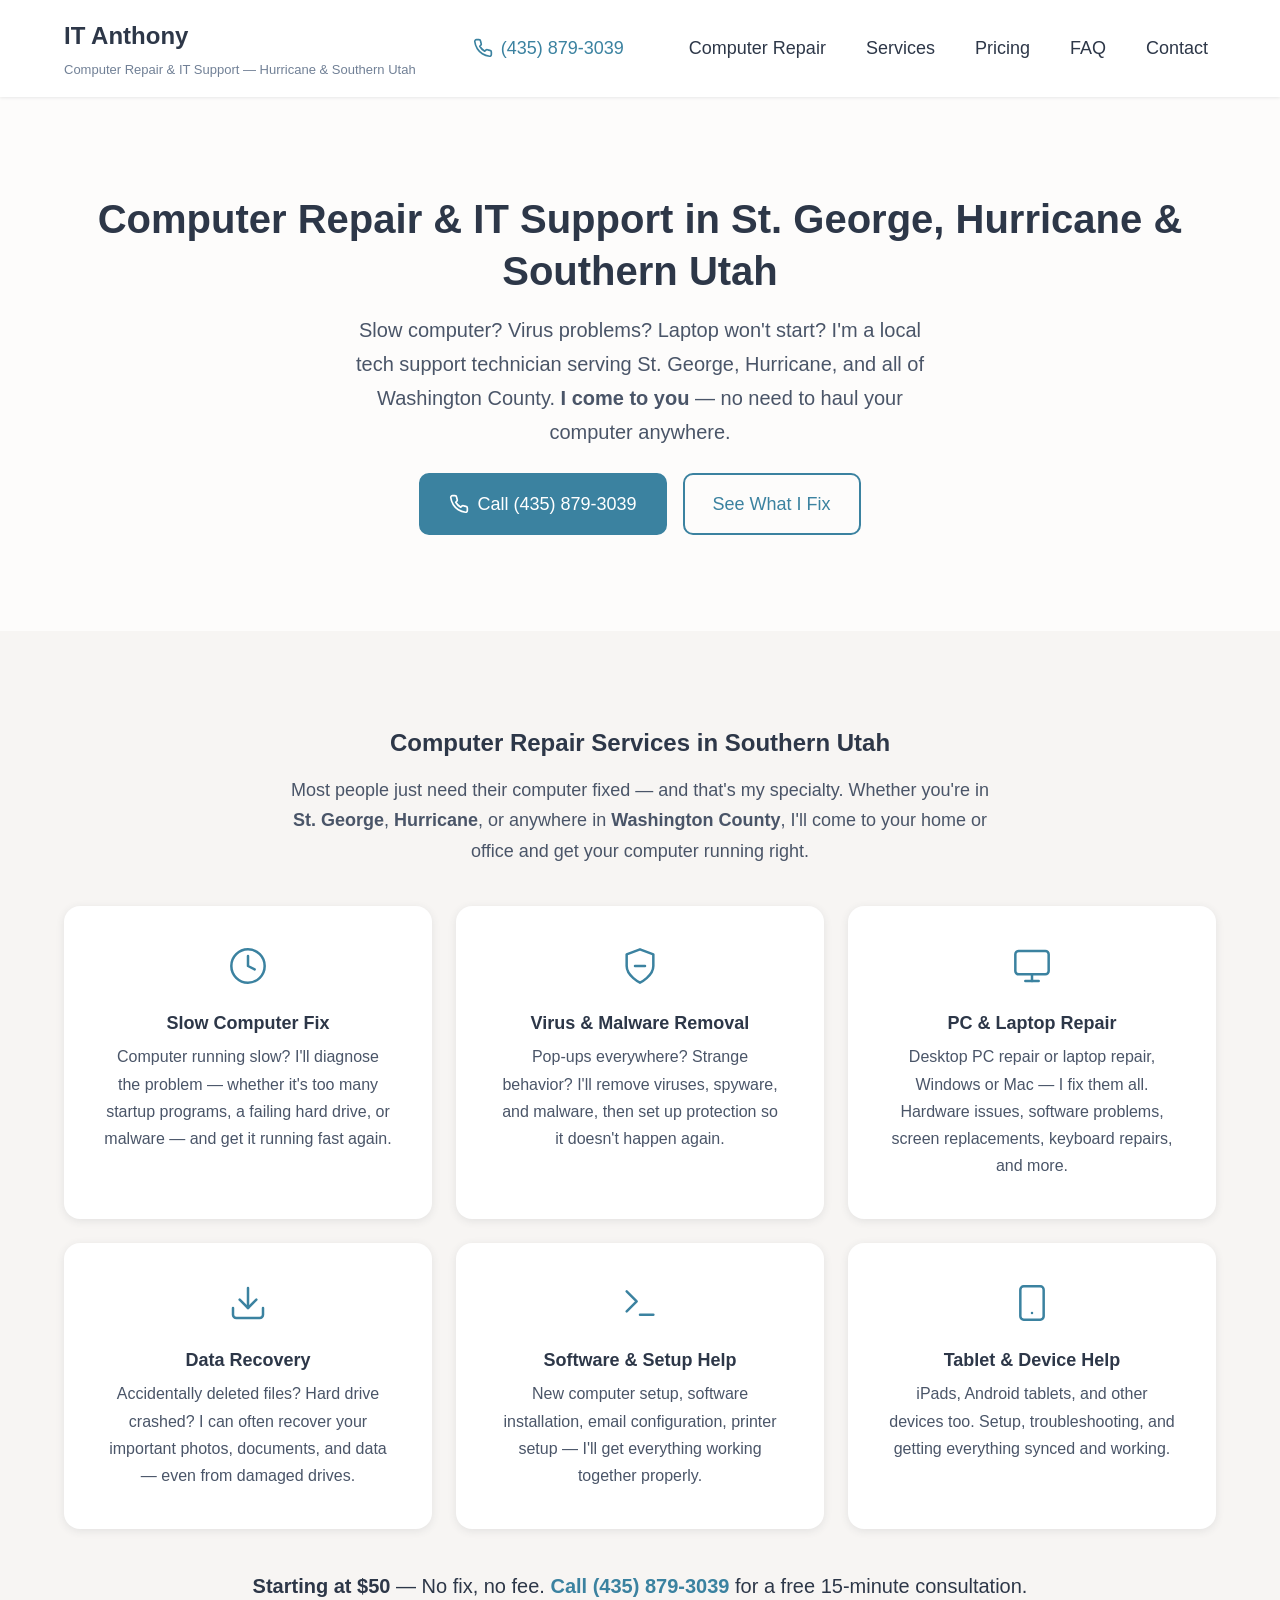
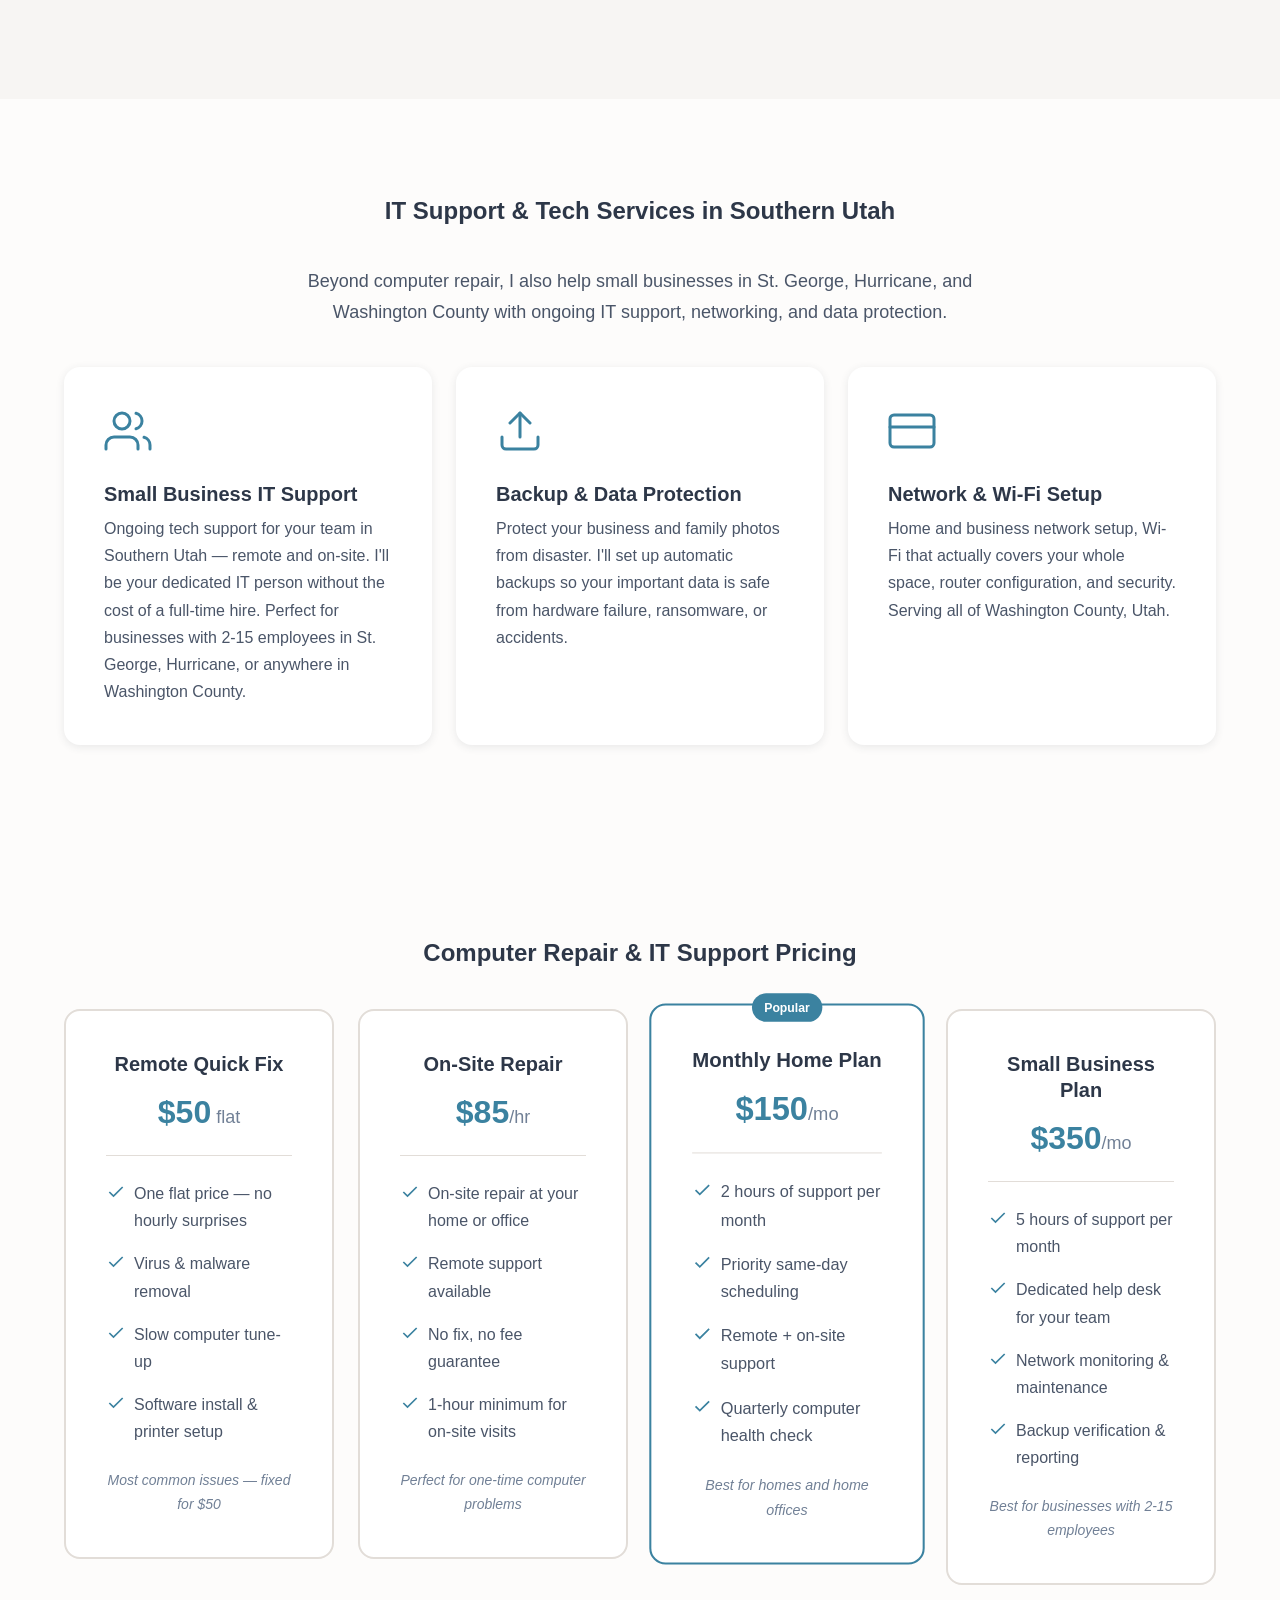
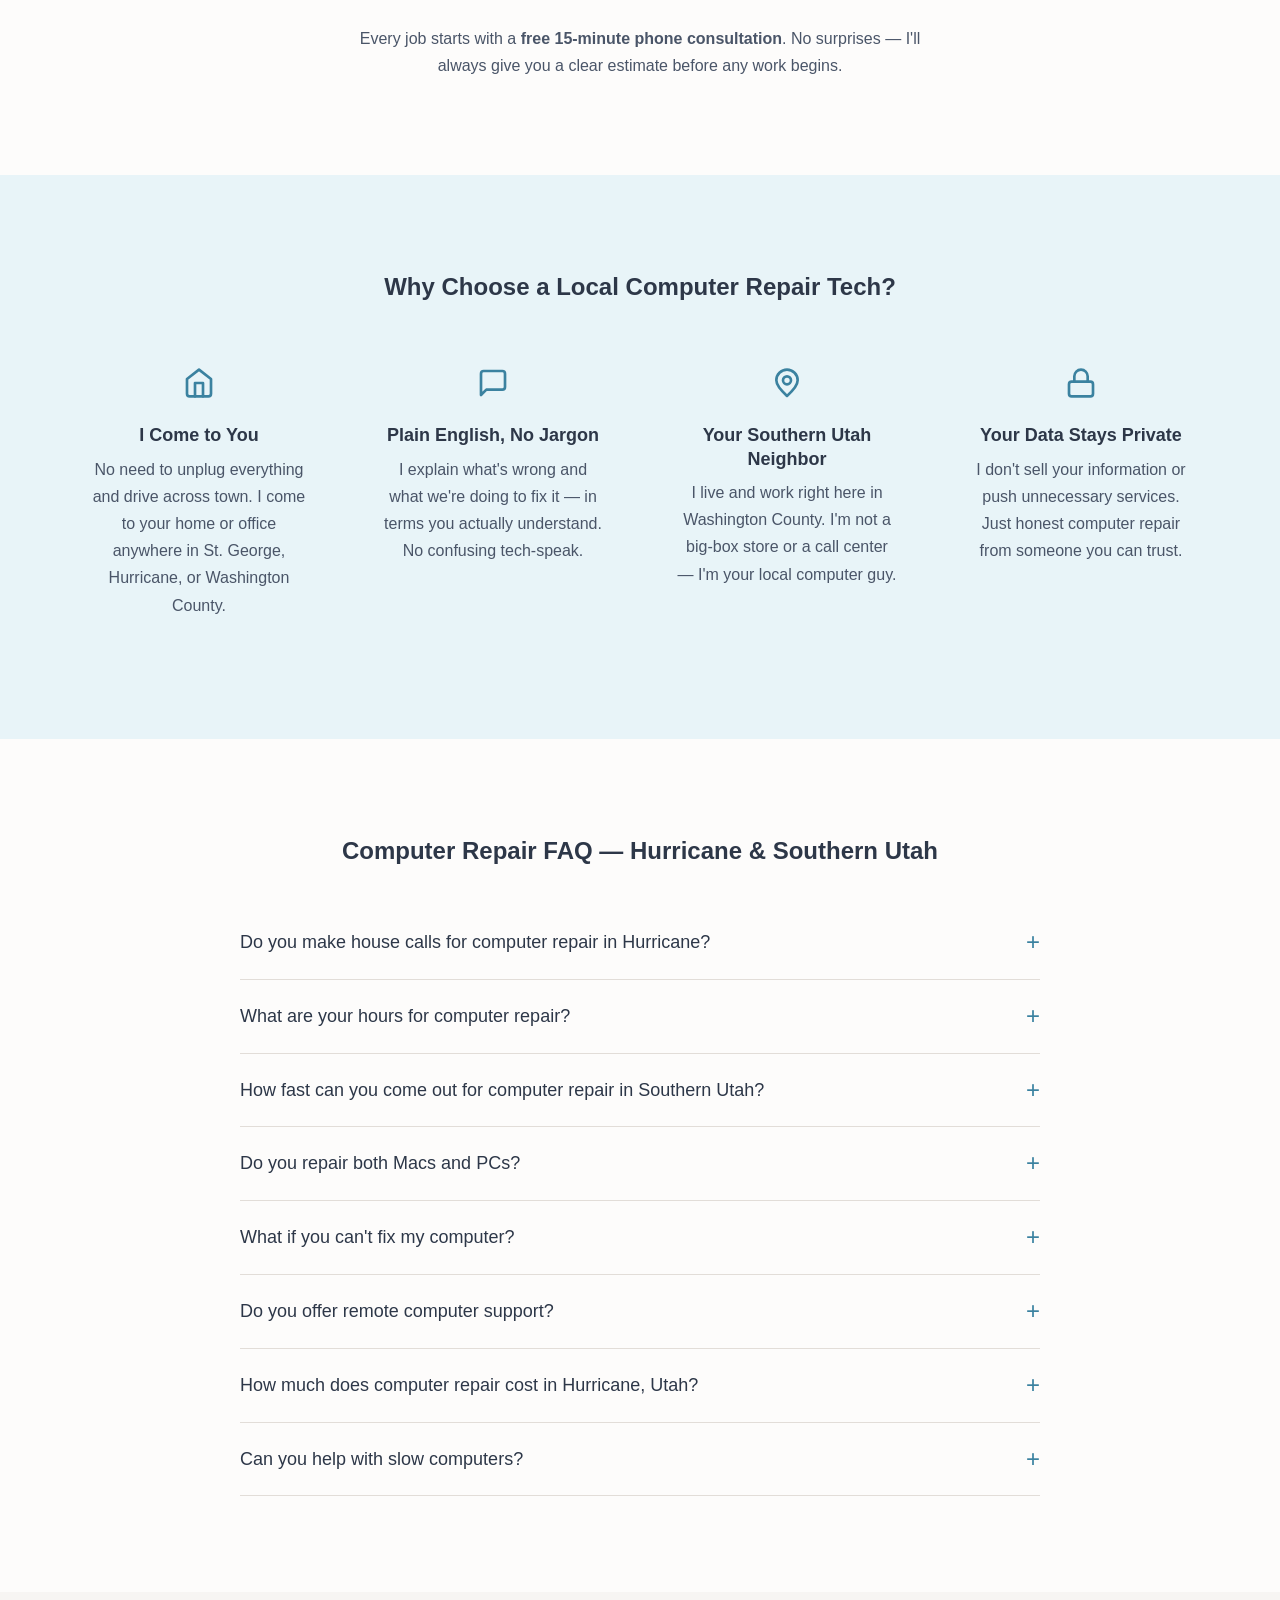
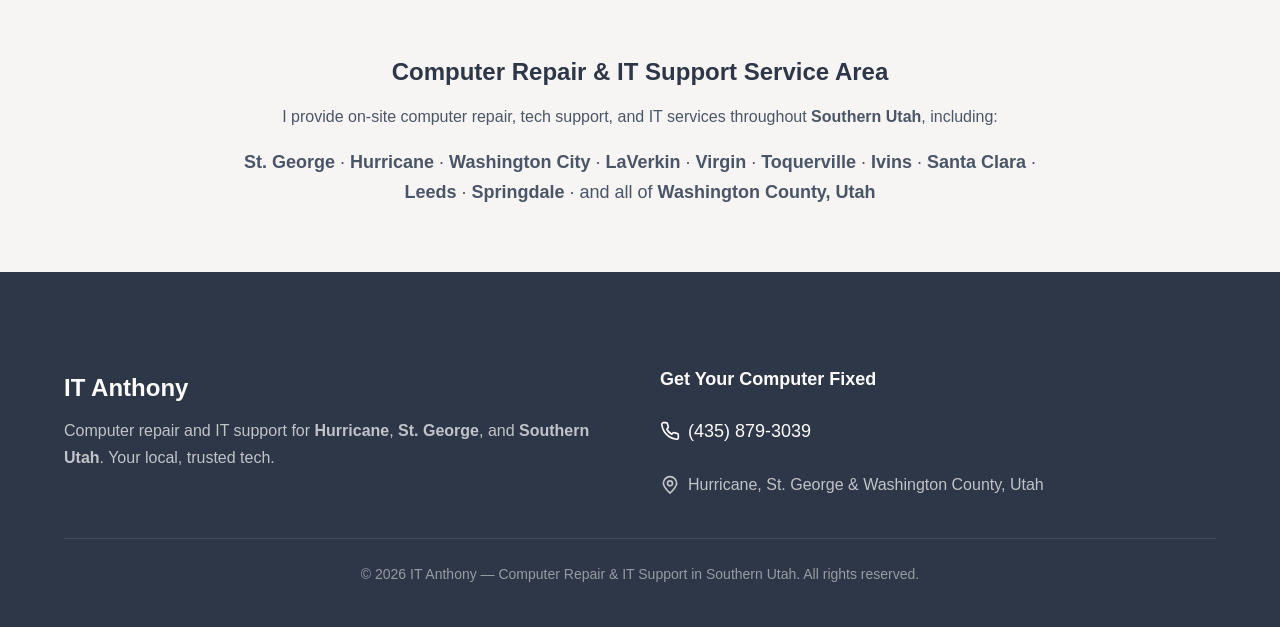
<file: index.html>
<!DOCTYPE html>
<html lang="en">
<head>
    <meta charset="UTF-8">
    <meta name="viewport" content="width=device-width, initial-scale=1.0">

    <!-- Primary SEO Meta Tags -->
    <title>Computer Repair & IT Support in St. George & Hurricane, Utah | IT Anthony</title>
    <meta name="description" content="Fast, affordable computer repair and IT support in St. George, Hurricane & Southern Utah. Starting at $50. Virus removal, laptop repair, data recovery. Call (435) 879-3039.">

    <!-- Open Graph / Social -->
    <meta property="og:title" content="Computer Repair & IT Support in St. George & Hurricane, Utah | IT Anthony">
    <meta property="og:description" content="Fast, affordable computer repair and IT support in St. George, Hurricane & Southern Utah. Starting at $50. Local tech — I come to you!">
    <meta property="og:type" content="website">
    <meta property="og:url" content="https://itanthony.com/">
    <meta property="og:locale" content="en_US">
    <meta property="og:site_name" content="IT Anthony">
    <meta property="og:image" content="https://itanthony.com/icons/android-chrome-512x512.png">

    <!-- Twitter Card -->
    <meta name="twitter:card" content="summary">
    <meta name="twitter:title" content="Computer Repair & IT Support | St. George & Hurricane, Utah">
    <meta name="twitter:description" content="Fast, affordable computer repair and tech support in Southern Utah. Starting at $50. Local technician — I come to you!">
    <meta name="twitter:image" content="https://itanthony.com/icons/android-chrome-512x512.png">

    <!-- Canonical URL -->
    <link rel="canonical" href="https://itanthony.com/">

    <!-- Favicon -->
    <link rel="apple-touch-icon" sizes="180x180" href="icons/apple-touch-icon.png">
    <link rel="icon" type="image/png" sizes="32x32" href="icons/favicon-32x32.png">
    <link rel="icon" type="image/png" sizes="16x16" href="icons/favicon-16x16.png">

    <link rel="stylesheet" href="styles.css">

    <!-- Schema.org Structured Data - LocalBusiness -->
    <script type="application/ld+json">
    {
        "@context": "https://schema.org",
        "@type": ["LocalBusiness", "ProfessionalService"],
        "@id": "https://itanthony.com/#business",
        "name": "IT Anthony",
        "alternateName": "IT Anthony Computer Repair",
        "description": "Fast, affordable computer repair and IT support services in St. George, Hurricane, and Washington County, Utah. Specializing in virus removal, laptop repair, data recovery, and small business IT support.",
        "url": "https://itanthony.com",
        "telephone": "(435) 879-3039",
        "image": "https://itanthony.com/icons/apple-touch-icon.png",
        "priceRange": "$50-$350",
        "currenciesAccepted": "USD",
        "paymentAccepted": "Cash, Credit Card, Debit Card",
        "address": {
            "@type": "PostalAddress",
            "addressLocality": "Hurricane",
            "addressRegion": "UT",
            "postalCode": "84737",
            "addressCountry": "US"
        },
        "geo": {
            "@type": "GeoCoordinates",
            "latitude": 37.1753,
            "longitude": -113.2899
        },
        "areaServed": [
            {
                "@type": "City",
                "name": "Hurricane",
                "containedInPlace": {
                    "@type": "State",
                    "name": "Utah"
                }
            },
            {
                "@type": "City",
                "name": "St. George",
                "containedInPlace": {
                    "@type": "State",
                    "name": "Utah"
                }
            },
            {
                "@type": "City",
                "name": "Washington",
                "containedInPlace": {
                    "@type": "State",
                    "name": "Utah"
                }
            },
            {
                "@type": "City",
                "name": "LaVerkin",
                "containedInPlace": {
                    "@type": "State",
                    "name": "Utah"
                }
            },
            {
                "@type": "City",
                "name": "Ivins",
                "containedInPlace": {
                    "@type": "State",
                    "name": "Utah"
                }
            },
            {
                "@type": "City",
                "name": "Santa Clara",
                "containedInPlace": {
                    "@type": "State",
                    "name": "Utah"
                }
            },
            {
                "@type": "City",
                "name": "Toquerville",
                "containedInPlace": {
                    "@type": "State",
                    "name": "Utah"
                }
            },
            {
                "@type": "City",
                "name": "Virgin",
                "containedInPlace": {
                    "@type": "State",
                    "name": "Utah"
                }
            },
            {
                "@type": "City",
                "name": "Leeds",
                "containedInPlace": {
                    "@type": "State",
                    "name": "Utah"
                }
            },
            {
                "@type": "City",
                "name": "Springdale",
                "containedInPlace": {
                    "@type": "State",
                    "name": "Utah"
                }
            },
            {
                "@type": "AdministrativeArea",
                "name": "Washington County, Utah"
            },
            {
                "@type": "AdministrativeArea",
                "name": "Southern Utah"
            }
        ],
        "openingHoursSpecification": [
            {
                "@type": "OpeningHoursSpecification",
                "dayOfWeek": ["Monday", "Tuesday", "Wednesday", "Thursday", "Friday"],
                "opens": "09:00",
                "closes": "18:00"
            }
        ],
        "hasOfferCatalog": {
            "@type": "OfferCatalog",
            "name": "Computer Repair & IT Services",
            "itemListElement": [
                {
                    "@type": "Offer",
                    "itemOffered": {
                        "@type": "Service",
                        "name": "Computer Repair",
                        "description": "PC and Mac repair, slow computer diagnostics, hardware replacement, laptop screen repair"
                    }
                },
                {
                    "@type": "Offer",
                    "itemOffered": {
                        "@type": "Service",
                        "name": "Virus Removal",
                        "description": "Malware removal, spyware cleanup, ransomware recovery, security hardening"
                    }
                },
                {
                    "@type": "Offer",
                    "itemOffered": {
                        "@type": "Service",
                        "name": "Data Recovery",
                        "description": "Recover lost files, backup setup, hard drive recovery"
                    }
                },
                {
                    "@type": "Offer",
                    "itemOffered": {
                        "@type": "Service",
                        "name": "IT Support",
                        "description": "Small business IT support, help desk, network setup"
                    }
                }
            ]
        }
    }
    </script>

    <!-- Schema.org - Service (Computer Repair) -->
    <script type="application/ld+json">
    {
        "@context": "https://schema.org",
        "@type": "Service",
        "serviceType": "Computer Repair Service",
        "name": "Computer Repair in Hurricane & Southern Utah",
        "description": "Professional computer repair services including PC repair, Mac repair, laptop repair, virus removal, slow computer fix, and hardware replacement. Serving St. George, Hurricane, and all of Washington County, Utah.",
        "provider": {
            "@type": "LocalBusiness",
            "@id": "https://itanthony.com/#business"
        },
        "areaServed": {
            "@type": "AdministrativeArea",
            "name": "Washington County, Utah"
        },
        "hasOfferCatalog": {
            "@type": "OfferCatalog",
            "name": "Computer Repair Services",
            "itemListElement": [
                {
                    "@type": "Offer",
                    "itemOffered": {
                        "@type": "Service",
                        "name": "Slow Computer Repair"
                    },
                    "priceSpecification": {
                        "@type": "PriceSpecification",
                        "price": "50",
                        "priceCurrency": "USD",
                        "unitText": "flat rate"
                    }
                },
                {
                    "@type": "Offer",
                    "itemOffered": {
                        "@type": "Service",
                        "name": "Virus & Malware Removal"
                    }
                },
                {
                    "@type": "Offer",
                    "itemOffered": {
                        "@type": "Service",
                        "name": "Laptop Screen Repair"
                    }
                },
                {
                    "@type": "Offer",
                    "itemOffered": {
                        "@type": "Service",
                        "name": "Data Recovery"
                    }
                }
            ]
        }
    }
    </script>

    <!-- Schema.org - FAQPage -->
    <script type="application/ld+json">
    {
        "@context": "https://schema.org",
        "@type": "FAQPage",
        "mainEntity": [
            {
                "@type": "Question",
                "name": "Do you make house calls for computer repair in Hurricane, Utah?",
                "acceptedAnswer": {
                    "@type": "Answer",
                    "text": "Absolutely. I provide on-site computer repair throughout St. George, Hurricane, LaVerkin, and all of Washington County, Utah. On-site visits have a 1-hour minimum."
                }
            },
            {
                "@type": "Question",
                "name": "What are your hours for computer repair services?",
                "acceptedAnswer": {
                    "@type": "Answer",
                    "text": "Monday through Friday, 9 AM – 6 PM. I do my best to accommodate evening and weekend requests for urgent computer repair issues."
                }
            },
            {
                "@type": "Question",
                "name": "How fast can you come out for computer repair in Southern Utah?",
                "acceptedAnswer": {
                    "@type": "Answer",
                    "text": "Most non-emergency computer repair appointments are scheduled within 1-2 business days. Monthly plan members get priority scheduling, often same-day service."
                }
            },
            {
                "@type": "Question",
                "name": "Do you repair both Macs and PCs?",
                "acceptedAnswer": {
                    "@type": "Answer",
                    "text": "Yes, I repair both Mac and PC computers. I also work with Linux systems, laptops, networking equipment, printers, and most consumer tech."
                }
            },
            {
                "@type": "Question",
                "name": "What if you can't fix my computer?",
                "acceptedAnswer": {
                    "@type": "Answer",
                    "text": "If I can't resolve your computer issue, you don't pay. Simple as that. No fix, no fee."
                }
            },
            {
                "@type": "Question",
                "name": "Do you offer remote computer support?",
                "acceptedAnswer": {
                    "@type": "Answer",
                    "text": "Yes. Many computer issues can be resolved remotely, which saves you time and money. I use secure remote access tools and can walk you through things over the phone if you prefer."
                }
            },
            {
                "@type": "Question",
                "name": "How much does computer repair cost in Hurricane, Utah?",
                "acceptedAnswer": {
                    "@type": "Answer",
                    "text": "Remote quick fixes start at just $50 flat — no hourly surprises. On-site repair is $85/hour with a 1-hour minimum. I also offer monthly support plans starting at $150/month. Every job starts with a free 15-minute phone consultation."
                }
            }
        ]
    }
    </script>
</head>
<body>
    <!-- Header / Navigation -->
    <header class="site-header" id="header">
        <div class="header-container">
            <div class="brand">
                <a href="#top" class="brand-link">
                    <span class="brand-name">IT Anthony</span>
                </a>
                <span class="tagline">Computer Repair &amp; IT Support — Hurricane &amp; Southern Utah</span>
            </div>

            <a href="tel:+14358793039" class="header-phone desktop-only">
                <svg class="icon" width="20" height="20" viewBox="0 0 24 24" fill="none" stroke="currentColor" stroke-width="2" stroke-linecap="round" stroke-linejoin="round" aria-hidden="true">
                    <path d="M22 16.92v3a2 2 0 0 1-2.18 2 19.79 19.79 0 0 1-8.63-3.07 19.5 19.5 0 0 1-6-6 19.79 19.79 0 0 1-3.07-8.67A2 2 0 0 1 4.11 2h3a2 2 0 0 1 2 1.72 12.84 12.84 0 0 0 .7 2.81 2 2 0 0 1-.45 2.11L8.09 9.91a16 16 0 0 0 6 6l1.27-1.27a2 2 0 0 1 2.11-.45 12.84 12.84 0 0 0 2.81.7A2 2 0 0 1 22 16.92z"></path>
                </svg>
                (435) 879-3039
            </a>

            <nav class="main-nav" id="main-nav">
                <ul class="nav-list">
                    <li><a href="#computer-repair" class="nav-link">Computer Repair</a></li>
                    <li><a href="#services" class="nav-link">Services</a></li>
                    <li><a href="#pricing" class="nav-link">Pricing</a></li>
                    <li><a href="#faq" class="nav-link">FAQ</a></li>
                    <li><a href="#contact" class="nav-link">Contact</a></li>
                </ul>
            </nav>

            <a href="tel:+14358793039" class="mobile-phone-btn mobile-only" aria-label="Call (435) 879-3039">
                <svg class="icon" width="24" height="24" viewBox="0 0 24 24" fill="none" stroke="currentColor" stroke-width="2" stroke-linecap="round" stroke-linejoin="round" aria-hidden="true">
                    <path d="M22 16.92v3a2 2 0 0 1-2.18 2 19.79 19.79 0 0 1-8.63-3.07 19.5 19.5 0 0 1-6-6 19.79 19.79 0 0 1-3.07-8.67A2 2 0 0 1 4.11 2h3a2 2 0 0 1 2 1.72 12.84 12.84 0 0 0 .7 2.81 2 2 0 0 1-.45 2.11L8.09 9.91a16 16 0 0 0 6 6l1.27-1.27a2 2 0 0 1 2.11-.45 12.84 12.84 0 0 0 2.81.7A2 2 0 0 1 22 16.92z"></path>
                </svg>
            </a>

            <button class="menu-toggle mobile-only" id="menu-toggle" aria-label="Toggle navigation menu" aria-expanded="false">
                <svg class="icon menu-icon" width="28" height="28" viewBox="0 0 24 24" fill="none" stroke="currentColor" stroke-width="2" stroke-linecap="round" stroke-linejoin="round" aria-hidden="true">
                    <line x1="3" y1="6" x2="21" y2="6"></line>
                    <line x1="3" y1="12" x2="21" y2="12"></line>
                    <line x1="3" y1="18" x2="21" y2="18"></line>
                </svg>
                <svg class="icon close-icon" width="28" height="28" viewBox="0 0 24 24" fill="none" stroke="currentColor" stroke-width="2" stroke-linecap="round" stroke-linejoin="round" aria-hidden="true">
                    <line x1="18" y1="6" x2="6" y2="18"></line>
                    <line x1="6" y1="6" x2="18" y2="18"></line>
                </svg>
            </button>
        </div>

        <!-- Mobile Navigation Menu -->
        <nav class="mobile-nav" id="mobile-nav" aria-hidden="true">
            <ul class="mobile-nav-list">
                <li><a href="#computer-repair" class="mobile-nav-link">Computer Repair</a></li>
                <li><a href="#services" class="mobile-nav-link">Services</a></li>
                <li><a href="#pricing" class="mobile-nav-link">Pricing</a></li>
                <li><a href="#faq" class="mobile-nav-link">FAQ</a></li>
                <li><a href="#contact" class="mobile-nav-link">Contact</a></li>
                <li>
                    <a href="tel:+14358793039" class="mobile-nav-link mobile-nav-phone">
                        <svg class="icon" width="20" height="20" viewBox="0 0 24 24" fill="none" stroke="currentColor" stroke-width="2" stroke-linecap="round" stroke-linejoin="round" aria-hidden="true">
                            <path d="M22 16.92v3a2 2 0 0 1-2.18 2 19.79 19.79 0 0 1-8.63-3.07 19.5 19.5 0 0 1-6-6 19.79 19.79 0 0 1-3.07-8.67A2 2 0 0 1 4.11 2h3a2 2 0 0 1 2 1.72 12.84 12.84 0 0 0 .7 2.81 2 2 0 0 1-.45 2.11L8.09 9.91a16 16 0 0 0 6 6l1.27-1.27a2 2 0 0 1 2.11-.45 12.84 12.84 0 0 0 2.81.7A2 2 0 0 1 22 16.92z"></path>
                        </svg>
                        Call (435) 879-3039
                    </a>
                </li>
            </ul>
        </nav>
    </header>

    <main id="top">
        <!-- Hero Section -->
        <section class="hero">
            <div class="container">
                <h1>Computer Repair &amp; IT Support in St. George, Hurricane &amp; Southern Utah</h1>
                <p class="hero-subtitle">Slow computer? Virus problems? Laptop won't start? I'm a local tech support technician serving St. George, Hurricane, and all of Washington County. <strong>I come to you</strong> — no need to haul your computer anywhere.</p>
                <div class="hero-cta">
                    <a href="tel:+14358793039" class="btn btn-primary">
                        <svg class="icon" width="20" height="20" viewBox="0 0 24 24" fill="none" stroke="currentColor" stroke-width="2" stroke-linecap="round" stroke-linejoin="round" aria-hidden="true">
                            <path d="M22 16.92v3a2 2 0 0 1-2.18 2 19.79 19.79 0 0 1-8.63-3.07 19.5 19.5 0 0 1-6-6 19.79 19.79 0 0 1-3.07-8.67A2 2 0 0 1 4.11 2h3a2 2 0 0 1 2 1.72 12.84 12.84 0 0 0 .7 2.81 2 2 0 0 1-.45 2.11L8.09 9.91a16 16 0 0 0 6 6l1.27-1.27a2 2 0 0 1 2.11-.45 12.84 12.84 0 0 0 2.81.7A2 2 0 0 1 22 16.92z"></path>
                        </svg>
                        Call (435) 879-3039
                    </a>
                    <a href="#computer-repair" class="btn btn-secondary">See What I Fix</a>
                </div>
            </div>
        </section>

        <!-- Computer Repair Section (Primary Service - SEO Focus) -->
        <section class="computer-repair" id="computer-repair">
            <div class="container">
                <h2>Computer Repair Services in Southern Utah</h2>
                <p class="section-intro">Most people just need their computer fixed — and that's my specialty. Whether you're in <strong>St. George</strong>, <strong>Hurricane</strong>, or anywhere in <strong>Washington County</strong>, I'll come to your home or office and get your computer running right.</p>

                <div class="repair-grid">
                    <div class="repair-card">
                        <div class="repair-icon">
                            <svg width="40" height="40" viewBox="0 0 24 24" fill="none" stroke="currentColor" stroke-width="1.5" stroke-linecap="round" stroke-linejoin="round" aria-hidden="true">
                                <circle cx="12" cy="12" r="10"></circle>
                                <polyline points="12 6 12 12 16 14"></polyline>
                            </svg>
                        </div>
                        <h3>Slow Computer Fix</h3>
                        <p>Computer running slow? I'll diagnose the problem — whether it's too many startup programs, a failing hard drive, or malware — and get it running fast again.</p>
                    </div>

                    <div class="repair-card">
                        <div class="repair-icon">
                            <svg width="40" height="40" viewBox="0 0 24 24" fill="none" stroke="currentColor" stroke-width="1.5" stroke-linecap="round" stroke-linejoin="round" aria-hidden="true">
                                <path d="M12 22s8-4 8-10V5l-8-3-8 3v7c0 6 8 10 8 10z"></path>
                                <line x1="9" y1="12" x2="15" y2="12"></line>
                            </svg>
                        </div>
                        <h3>Virus &amp; Malware Removal</h3>
                        <p>Pop-ups everywhere? Strange behavior? I'll remove viruses, spyware, and malware, then set up protection so it doesn't happen again.</p>
                    </div>

                    <div class="repair-card">
                        <div class="repair-icon">
                            <svg width="40" height="40" viewBox="0 0 24 24" fill="none" stroke="currentColor" stroke-width="1.5" stroke-linecap="round" stroke-linejoin="round" aria-hidden="true">
                                <rect x="2" y="3" width="20" height="14" rx="2" ry="2"></rect>
                                <line x1="8" y1="21" x2="16" y2="21"></line>
                                <line x1="12" y1="17" x2="12" y2="21"></line>
                            </svg>
                        </div>
                        <h3>PC &amp; Laptop Repair</h3>
                        <p>Desktop PC repair or laptop repair, Windows or Mac — I fix them all. Hardware issues, software problems, screen replacements, keyboard repairs, and more.</p>
                    </div>

                    <div class="repair-card">
                        <div class="repair-icon">
                            <svg width="40" height="40" viewBox="0 0 24 24" fill="none" stroke="currentColor" stroke-width="1.5" stroke-linecap="round" stroke-linejoin="round" aria-hidden="true">
                                <path d="M21 15v4a2 2 0 0 1-2 2H5a2 2 0 0 1-2-2v-4"></path>
                                <polyline points="7 10 12 15 17 10"></polyline>
                                <line x1="12" y1="15" x2="12" y2="3"></line>
                            </svg>
                        </div>
                        <h3>Data Recovery</h3>
                        <p>Accidentally deleted files? Hard drive crashed? I can often recover your important photos, documents, and data — even from damaged drives.</p>
                    </div>

                    <div class="repair-card">
                        <div class="repair-icon">
                            <svg width="40" height="40" viewBox="0 0 24 24" fill="none" stroke="currentColor" stroke-width="1.5" stroke-linecap="round" stroke-linejoin="round" aria-hidden="true">
                                <polyline points="4 17 10 11 4 5"></polyline>
                                <line x1="12" y1="19" x2="20" y2="19"></line>
                            </svg>
                        </div>
                        <h3>Software &amp; Setup Help</h3>
                        <p>New computer setup, software installation, email configuration, printer setup — I'll get everything working together properly.</p>
                    </div>

                    <div class="repair-card">
                        <div class="repair-icon">
                            <svg width="40" height="40" viewBox="0 0 24 24" fill="none" stroke="currentColor" stroke-width="1.5" stroke-linecap="round" stroke-linejoin="round" aria-hidden="true">
                                <rect x="5" y="2" width="14" height="20" rx="2" ry="2"></rect>
                                <line x1="12" y1="18" x2="12.01" y2="18"></line>
                            </svg>
                        </div>
                        <h3>Tablet &amp; Device Help</h3>
                        <p>iPads, Android tablets, and other devices too. Setup, troubleshooting, and getting everything synced and working.</p>
                    </div>
                </div>

                <p class="repair-cta"><strong>Starting at $50</strong> — No fix, no fee. <a href="tel:+14358793039">Call (435) 879-3039</a> for a free 15-minute consultation.</p>
            </div>
        </section>

        <!-- Other IT Services Section -->
        <section class="services" id="services">
            <div class="container">
                <h2>IT Support &amp; Tech Services in Southern Utah</h2>
                <p class="section-intro">Beyond computer repair, I also help small businesses in St. George, Hurricane, and Washington County with ongoing IT support, networking, and data protection.</p>

                <div class="services-grid">
                    <div class="service-card">
                        <div class="service-icon">
                            <svg width="48" height="48" viewBox="0 0 24 24" fill="none" stroke="currentColor" stroke-width="1.5" stroke-linecap="round" stroke-linejoin="round" aria-hidden="true">
                                <path d="M17 21v-2a4 4 0 0 0-4-4H5a4 4 0 0 0-4 4v2"></path>
                                <circle cx="9" cy="7" r="4"></circle>
                                <path d="M23 21v-2a4 4 0 0 0-3-3.87"></path>
                                <path d="M16 3.13a4 4 0 0 1 0 7.75"></path>
                            </svg>
                        </div>
                        <h3>Small Business IT Support</h3>
                        <p>Ongoing tech support for your team in Southern Utah — remote and on-site. I'll be your dedicated IT person without the cost of a full-time hire. Perfect for businesses with 2-15 employees in St. George, Hurricane, or anywhere in Washington County.</p>
                    </div>

                    <div class="service-card">
                        <div class="service-icon">
                            <svg width="48" height="48" viewBox="0 0 24 24" fill="none" stroke="currentColor" stroke-width="1.5" stroke-linecap="round" stroke-linejoin="round" aria-hidden="true">
                                <path d="M21 15v4a2 2 0 0 1-2 2H5a2 2 0 0 1-2-2v-4"></path>
                                <polyline points="17 8 12 3 7 8"></polyline>
                                <line x1="12" y1="3" x2="12" y2="15"></line>
                            </svg>
                        </div>
                        <h3>Backup &amp; Data Protection</h3>
                        <p>Protect your business and family photos from disaster. I'll set up automatic backups so your important data is safe from hardware failure, ransomware, or accidents.</p>
                    </div>

                    <div class="service-card">
                        <div class="service-icon">
                            <svg width="48" height="48" viewBox="0 0 24 24" fill="none" stroke="currentColor" stroke-width="1.5" stroke-linecap="round" stroke-linejoin="round" aria-hidden="true">
                                <rect x="1" y="4" width="22" height="16" rx="2" ry="2"></rect>
                                <line x1="1" y1="10" x2="23" y2="10"></line>
                            </svg>
                        </div>
                        <h3>Network &amp; Wi-Fi Setup</h3>
                        <p>Home and business network setup, Wi-Fi that actually covers your whole space, router configuration, and security. Serving all of Washington County, Utah.</p>
                    </div>
                </div>
            </div>
        </section>

        <!-- Pricing Section -->
        <section class="pricing" id="pricing">
            <div class="container">
                <h2>Computer Repair &amp; IT Support Pricing</h2>
                <div class="pricing-grid">
                    <div class="pricing-card">
                        <div class="pricing-header">
                            <h3>Remote Quick Fix</h3>
                            <div class="price">$50<span> flat</span></div>
                        </div>
                        <ul class="pricing-features">
                            <li>
                                <svg class="check-icon" width="20" height="20" viewBox="0 0 24 24" fill="none" stroke="currentColor" stroke-width="2" aria-hidden="true">
                                    <polyline points="20 6 9 17 4 12"></polyline>
                                </svg>
                                One flat price — no hourly surprises
                            </li>
                            <li>
                                <svg class="check-icon" width="20" height="20" viewBox="0 0 24 24" fill="none" stroke="currentColor" stroke-width="2" aria-hidden="true">
                                    <polyline points="20 6 9 17 4 12"></polyline>
                                </svg>
                                Virus &amp; malware removal
                            </li>
                            <li>
                                <svg class="check-icon" width="20" height="20" viewBox="0 0 24 24" fill="none" stroke="currentColor" stroke-width="2" aria-hidden="true">
                                    <polyline points="20 6 9 17 4 12"></polyline>
                                </svg>
                                Slow computer tune-up
                            </li>
                            <li>
                                <svg class="check-icon" width="20" height="20" viewBox="0 0 24 24" fill="none" stroke="currentColor" stroke-width="2" aria-hidden="true">
                                    <polyline points="20 6 9 17 4 12"></polyline>
                                </svg>
                                Software install &amp; printer setup
                            </li>
                        </ul>
                        <p class="pricing-note">Most common issues — fixed for $50</p>
                    </div>

                    <div class="pricing-card">
                        <div class="pricing-header">
                            <h3>On-Site Repair</h3>
                            <div class="price">$85<span>/hr</span></div>
                        </div>
                        <ul class="pricing-features">
                            <li>
                                <svg class="check-icon" width="20" height="20" viewBox="0 0 24 24" fill="none" stroke="currentColor" stroke-width="2" aria-hidden="true">
                                    <polyline points="20 6 9 17 4 12"></polyline>
                                </svg>
                                On-site repair at your home or office
                            </li>
                            <li>
                                <svg class="check-icon" width="20" height="20" viewBox="0 0 24 24" fill="none" stroke="currentColor" stroke-width="2" aria-hidden="true">
                                    <polyline points="20 6 9 17 4 12"></polyline>
                                </svg>
                                Remote support available
                            </li>
                            <li>
                                <svg class="check-icon" width="20" height="20" viewBox="0 0 24 24" fill="none" stroke="currentColor" stroke-width="2" aria-hidden="true">
                                    <polyline points="20 6 9 17 4 12"></polyline>
                                </svg>
                                No fix, no fee guarantee
                            </li>
                            <li>
                                <svg class="check-icon" width="20" height="20" viewBox="0 0 24 24" fill="none" stroke="currentColor" stroke-width="2" aria-hidden="true">
                                    <polyline points="20 6 9 17 4 12"></polyline>
                                </svg>
                                1-hour minimum for on-site visits
                            </li>
                        </ul>
                        <p class="pricing-note">Perfect for one-time computer problems</p>
                    </div>

                    <div class="pricing-card featured">
                        <div class="pricing-header">
                            <h3>Monthly Home Plan</h3>
                            <div class="price">$150<span>/mo</span></div>
                        </div>
                        <ul class="pricing-features">
                            <li>
                                <svg class="check-icon" width="20" height="20" viewBox="0 0 24 24" fill="none" stroke="currentColor" stroke-width="2" aria-hidden="true">
                                    <polyline points="20 6 9 17 4 12"></polyline>
                                </svg>
                                2 hours of support per month
                            </li>
                            <li>
                                <svg class="check-icon" width="20" height="20" viewBox="0 0 24 24" fill="none" stroke="currentColor" stroke-width="2" aria-hidden="true">
                                    <polyline points="20 6 9 17 4 12"></polyline>
                                </svg>
                                Priority same-day scheduling
                            </li>
                            <li>
                                <svg class="check-icon" width="20" height="20" viewBox="0 0 24 24" fill="none" stroke="currentColor" stroke-width="2" aria-hidden="true">
                                    <polyline points="20 6 9 17 4 12"></polyline>
                                </svg>
                                Remote + on-site support
                            </li>
                            <li>
                                <svg class="check-icon" width="20" height="20" viewBox="0 0 24 24" fill="none" stroke="currentColor" stroke-width="2" aria-hidden="true">
                                    <polyline points="20 6 9 17 4 12"></polyline>
                                </svg>
                                Quarterly computer health check
                            </li>
                        </ul>
                        <p class="pricing-note">Best for homes and home offices</p>
                    </div>

                    <div class="pricing-card">
                        <div class="pricing-header">
                            <h3>Small Business Plan</h3>
                            <div class="price">$350<span>/mo</span></div>
                        </div>
                        <ul class="pricing-features">
                            <li>
                                <svg class="check-icon" width="20" height="20" viewBox="0 0 24 24" fill="none" stroke="currentColor" stroke-width="2" aria-hidden="true">
                                    <polyline points="20 6 9 17 4 12"></polyline>
                                </svg>
                                5 hours of support per month
                            </li>
                            <li>
                                <svg class="check-icon" width="20" height="20" viewBox="0 0 24 24" fill="none" stroke="currentColor" stroke-width="2" aria-hidden="true">
                                    <polyline points="20 6 9 17 4 12"></polyline>
                                </svg>
                                Dedicated help desk for your team
                            </li>
                            <li>
                                <svg class="check-icon" width="20" height="20" viewBox="0 0 24 24" fill="none" stroke="currentColor" stroke-width="2" aria-hidden="true">
                                    <polyline points="20 6 9 17 4 12"></polyline>
                                </svg>
                                Network monitoring &amp; maintenance
                            </li>
                            <li>
                                <svg class="check-icon" width="20" height="20" viewBox="0 0 24 24" fill="none" stroke="currentColor" stroke-width="2" aria-hidden="true">
                                    <polyline points="20 6 9 17 4 12"></polyline>
                                </svg>
                                Backup verification &amp; reporting
                            </li>
                        </ul>
                        <p class="pricing-note">Best for businesses with 2-15 employees</p>
                    </div>
                </div>
                <p class="pricing-footer">Every job starts with a <strong>free 15-minute phone consultation</strong>. No surprises — I'll always give you a clear estimate before any work begins.</p>
            </div>
        </section>

        <!-- Why Local Section -->
        <section class="why-local" id="why-local">
            <div class="container">
                <h2>Why Choose a Local Computer Repair Tech?</h2>
                <div class="benefits-grid">
                    <div class="benefit">
                        <svg class="benefit-icon" width="32" height="32" viewBox="0 0 24 24" fill="none" stroke="currentColor" stroke-width="2" stroke-linecap="round" stroke-linejoin="round" aria-hidden="true">
                            <path d="M3 9l9-7 9 7v11a2 2 0 0 1-2 2H5a2 2 0 0 1-2-2z"></path>
                            <polyline points="9 22 9 12 15 12 15 22"></polyline>
                        </svg>
                        <h3>I Come to You</h3>
                        <p>No need to unplug everything and drive across town. I come to your home or office anywhere in St. George, Hurricane, or Washington County.</p>
                    </div>

                    <div class="benefit">
                        <svg class="benefit-icon" width="32" height="32" viewBox="0 0 24 24" fill="none" stroke="currentColor" stroke-width="2" stroke-linecap="round" stroke-linejoin="round" aria-hidden="true">
                            <path d="M21 15a2 2 0 0 1-2 2H7l-4 4V5a2 2 0 0 1 2-2h14a2 2 0 0 1 2 2z"></path>
                        </svg>
                        <h3>Plain English, No Jargon</h3>
                        <p>I explain what's wrong and what we're doing to fix it — in terms you actually understand. No confusing tech-speak.</p>
                    </div>

                    <div class="benefit">
                        <svg class="benefit-icon" width="32" height="32" viewBox="0 0 24 24" fill="none" stroke="currentColor" stroke-width="2" stroke-linecap="round" stroke-linejoin="round" aria-hidden="true">
                            <circle cx="12" cy="10" r="3"></circle>
                            <path d="M12 21.7C17.3 17 20 13 20 10a8 8 0 1 0-16 0c0 3 2.7 6.9 8 11.7z"></path>
                        </svg>
                        <h3>Your Southern Utah Neighbor</h3>
                        <p>I live and work right here in Washington County. I'm not a big-box store or a call center — I'm your local computer guy.</p>
                    </div>

                    <div class="benefit">
                        <svg class="benefit-icon" width="32" height="32" viewBox="0 0 24 24" fill="none" stroke="currentColor" stroke-width="2" stroke-linecap="round" stroke-linejoin="round" aria-hidden="true">
                            <rect x="3" y="11" width="18" height="11" rx="2" ry="2"></rect>
                            <path d="M7 11V7a5 5 0 0 1 10 0v4"></path>
                        </svg>
                        <h3>Your Data Stays Private</h3>
                        <p>I don't sell your information or push unnecessary services. Just honest computer repair from someone you can trust.</p>
                    </div>
                </div>
            </div>
        </section>

        <!-- FAQ Section -->
        <section class="faq" id="faq">
            <div class="container">
                <h2>Computer Repair FAQ — Hurricane &amp; Southern Utah</h2>
                <div class="faq-list">
                    <details class="faq-item">
                        <summary>Do you make house calls for computer repair in Hurricane?</summary>
                        <div class="faq-answer">
                            <p>Absolutely. I provide on-site computer repair throughout <strong>St. George</strong>, <strong>Hurricane</strong>, <strong>LaVerkin</strong>, <strong>Ivins</strong>, <strong>Santa Clara</strong>, and all of <strong>Washington County</strong>. On-site visits have a 1-hour minimum.</p>
                        </div>
                    </details>

                    <details class="faq-item">
                        <summary>What are your hours for computer repair?</summary>
                        <div class="faq-answer">
                            <p>Monday through Friday, 9 AM – 6 PM. I do my best to accommodate evening and weekend requests for urgent computer repair needs.</p>
                        </div>
                    </details>

                    <details class="faq-item">
                        <summary>How fast can you come out for computer repair in Southern Utah?</summary>
                        <div class="faq-answer">
                            <p>Most computer repair appointments in Hurricane and St. George are scheduled within 1-2 business days. Monthly plan members get priority scheduling, often same-day service.</p>
                        </div>
                    </details>

                    <details class="faq-item">
                        <summary>Do you repair both Macs and PCs?</summary>
                        <div class="faq-answer">
                            <p>Yes, I repair both <strong>Mac</strong> and <strong>PC</strong> computers. I also work with Linux systems, laptops, networking equipment, printers, and most consumer tech.</p>
                        </div>
                    </details>

                    <details class="faq-item">
                        <summary>What if you can't fix my computer?</summary>
                        <div class="faq-answer">
                            <p>If I can't fix your computer, you don't pay. Simple as that — <strong>no fix, no fee</strong>.</p>
                        </div>
                    </details>

                    <details class="faq-item">
                        <summary>Do you offer remote computer support?</summary>
                        <div class="faq-answer">
                            <p>Yes. Many computer problems can be fixed remotely, which saves you time and money. I use secure remote access tools and can walk you through things over the phone if you prefer.</p>
                        </div>
                    </details>

                    <details class="faq-item">
                        <summary>How much does computer repair cost in Hurricane, Utah?</summary>
                        <div class="faq-answer">
                            <p>Remote quick fixes start at just <strong>$50 flat</strong> — no hourly surprises. On-site repair is <strong>$85/hour</strong> with a 1-hour minimum. I also offer monthly support plans starting at $150/month. Every job starts with a <strong>free 15-minute phone consultation</strong> — call <a href="tel:+14358793039">(435) 879-3039</a>.</p>
                        </div>
                    </details>

                    <details class="faq-item">
                        <summary>Can you help with slow computers?</summary>
                        <div class="faq-answer">
                            <p>Yes! Slow computers are one of the most common problems I fix. Whether it's too many startup programs, malware, a nearly-full hard drive, or aging hardware — I'll diagnose the issue and get your computer running fast again.</p>
                        </div>
                    </details>
                </div>
            </div>
        </section>

        <!-- Service Area Section -->
        <section class="service-area" id="service-area">
            <div class="container">
                <h2>Computer Repair &amp; IT Support Service Area</h2>
                <p>I provide on-site computer repair, tech support, and IT services throughout <strong>Southern Utah</strong>, including:</p>
                <p class="area-list"><strong>St. George</strong> · <strong>Hurricane</strong> · <strong>Washington City</strong> · <strong>LaVerkin</strong> · <strong>Virgin</strong> · <strong>Toquerville</strong> · <strong>Ivins</strong> · <strong>Santa Clara</strong> · <strong>Leeds</strong> · <strong>Springdale</strong> · and all of <strong>Washington County, Utah</strong></p>
            </div>
        </section>
    </main>

    <!-- Footer / Contact Section -->
    <footer class="site-footer" id="contact">
        <div class="container">
            <div class="footer-content">
                <div class="footer-brand">
                    <span class="footer-name">IT Anthony</span>
                    <p>Computer repair and IT support for <strong>Hurricane</strong>, <strong>St. George</strong>, and <strong>Southern Utah</strong>. Your local, trusted tech.</p>
                </div>
                <div class="footer-contact">
                    <h3>Get Your Computer Fixed</h3>
                    <ul class="contact-list">
                        <li>
                            <a href="tel:+14358793039" class="contact-link">
                                <svg class="icon" width="20" height="20" viewBox="0 0 24 24" fill="none" stroke="currentColor" stroke-width="2" stroke-linecap="round" stroke-linejoin="round" aria-hidden="true">
                                    <path d="M22 16.92v3a2 2 0 0 1-2.18 2 19.79 19.79 0 0 1-8.63-3.07 19.5 19.5 0 0 1-6-6 19.79 19.79 0 0 1-3.07-8.67A2 2 0 0 1 4.11 2h3a2 2 0 0 1 2 1.72 12.84 12.84 0 0 0 .7 2.81 2 2 0 0 1-.45 2.11L8.09 9.91a16 16 0 0 0 6 6l1.27-1.27a2 2 0 0 1 2.11-.45 12.84 12.84 0 0 0 2.81.7A2 2 0 0 1 22 16.92z"></path>
                                </svg>
                                (435) 879-3039
                            </a>
                        </li>
                        <li class="service-area-footer">
                            <svg class="icon" width="20" height="20" viewBox="0 0 24 24" fill="none" stroke="currentColor" stroke-width="2" stroke-linecap="round" stroke-linejoin="round" aria-hidden="true">
                                <circle cx="12" cy="10" r="3"></circle>
                                <path d="M12 21.7C17.3 17 20 13 20 10a8 8 0 1 0-16 0c0 3 2.7 6.9 8 11.7z"></path>
                            </svg>
                            Hurricane, St. George &amp; Washington County, Utah
                        </li>
                    </ul>
                </div>
            </div>
            <div class="footer-bottom">
                <p>&copy; 2026 IT Anthony — Computer Repair &amp; IT Support in Southern Utah. All rights reserved.</p>
            </div>
        </div>
    </footer>

    <script src="script.js"></script>
</body>
</html>
</file>
<file: styles.css>
/*
 * IT Anthony Website Styles
 * Mobile-first, accessible, warm design
 *
 * Color palette and typography are defined as CSS custom properties
 * for easy customization later.
 */

/* ========================================
   CSS Custom Properties (Variables)
   ======================================== */
:root {
    /* Colors - Warm, approachable palette */
    --color-primary: #3b82a0;        /* Soft blue - main accent */
    --color-primary-dark: #2d6880;   /* Darker blue for hover states */
    --color-primary-light: #e8f4f8;  /* Very light blue for backgrounds */

    --color-text: #2d3748;           /* Dark gray - main text */
    --color-text-light: #4a5568;     /* Lighter gray - secondary text */
    --color-text-muted: #718096;     /* Muted gray - captions */

    --color-bg: #fdfcfb;             /* Warm off-white background */
    --color-bg-alt: #f7f5f3;         /* Slightly darker warm background */
    --color-white: #ffffff;

    --color-border: #e2ddd8;         /* Warm gray border */
    --color-shadow: rgba(45, 55, 72, 0.1);

    /* Typography */
    --font-family: -apple-system, BlinkMacSystemFont, "Segoe UI", Roboto, "Helvetica Neue", Arial, sans-serif;
    --font-size-base: 18px;
    --font-size-sm: 16px;
    --font-size-lg: 20px;
    --font-size-xl: 24px;
    --font-size-2xl: 32px;
    --font-size-3xl: 40px;

    --line-height: 1.7;
    --line-height-tight: 1.3;

    /* Spacing */
    --spacing-xs: 8px;
    --spacing-sm: 16px;
    --spacing-md: 24px;
    --spacing-lg: 40px;
    --spacing-xl: 64px;
    --spacing-2xl: 96px;

    /* Layout */
    --max-width: 1200px;
    --header-height: 80px;

    /* Touch targets (44px minimum) */
    --touch-target: 48px;

    /* Border radius */
    --radius-sm: 6px;
    --radius-md: 10px;
    --radius-lg: 16px;
}

/* ========================================
   Reset & Base Styles
   ======================================== */
*,
*::before,
*::after {
    box-sizing: border-box;
    margin: 0;
    padding: 0;
}

html {
    scroll-behavior: smooth;
    scroll-padding-top: var(--header-height);
}

body {
    font-family: var(--font-family);
    font-size: var(--font-size-base);
    line-height: var(--line-height);
    color: var(--color-text);
    background-color: var(--color-bg);
    -webkit-font-smoothing: antialiased;
    -moz-osx-font-smoothing: grayscale;
}

img {
    max-width: 100%;
    height: auto;
    display: block;
}

a {
    color: var(--color-primary);
    text-decoration: none;
    transition: color 0.2s ease;
}

a:hover {
    color: var(--color-primary-dark);
}

ul {
    list-style: none;
}

h1, h2, h3, h4 {
    line-height: var(--line-height-tight);
    color: var(--color-text);
    font-weight: 600;
}

h1 {
    font-size: var(--font-size-2xl);
}

h2 {
    font-size: var(--font-size-xl);
    margin-bottom: var(--spacing-md);
}

h3 {
    font-size: var(--font-size-lg);
}

p {
    margin-bottom: var(--spacing-sm);
}

p:last-child {
    margin-bottom: 0;
}

/* ========================================
   Utility Classes
   ======================================== */
.container {
    width: 100%;
    max-width: var(--max-width);
    margin: 0 auto;
    padding: 0 var(--spacing-sm);
}

.desktop-only {
    display: none;
}

.mobile-only {
    display: flex;
}

.icon {
    flex-shrink: 0;
}

/* ========================================
   Buttons
   ======================================== */
.btn {
    display: inline-flex;
    align-items: center;
    justify-content: center;
    gap: var(--spacing-xs);
    min-height: var(--touch-target);
    padding: 14px 28px;
    font-size: var(--font-size-base);
    font-weight: 500;
    text-decoration: none;
    border-radius: var(--radius-md);
    border: 2px solid transparent;
    cursor: pointer;
    transition: all 0.2s ease;
}

.btn-primary {
    background-color: var(--color-primary);
    color: var(--color-white);
    border-color: var(--color-primary);
}

.btn-primary:hover {
    background-color: var(--color-primary-dark);
    border-color: var(--color-primary-dark);
    color: var(--color-white);
}

.btn-secondary {
    background-color: transparent;
    color: var(--color-primary);
    border-color: var(--color-primary);
}

.btn-secondary:hover {
    background-color: var(--color-primary);
    color: var(--color-white);
}

/* ========================================
   Header / Navigation
   ======================================== */
.site-header {
    position: sticky;
    top: 0;
    z-index: 1000;
    background-color: var(--color-white);
    box-shadow: 0 1px 3px var(--color-shadow);
}

.header-container {
    display: flex;
    align-items: center;
    justify-content: space-between;
    gap: var(--spacing-sm);
    max-width: var(--max-width);
    margin: 0 auto;
    padding: var(--spacing-sm);
    min-height: var(--header-height);
}

.brand {
    display: flex;
    flex-direction: column;
    gap: 2px;
}

.brand-link {
    text-decoration: none;
}

.brand-name {
    font-size: var(--font-size-xl);
    font-weight: 700;
    color: var(--color-text);
}

.tagline {
    font-size: 13px;
    color: var(--color-text-muted);
    display: none;
}

.header-phone {
    display: none;
    align-items: center;
    gap: var(--spacing-xs);
    font-weight: 500;
    color: var(--color-primary);
    min-height: var(--touch-target);
    padding: var(--spacing-xs) var(--spacing-sm);
}

.header-phone:hover {
    color: var(--color-primary-dark);
}

.main-nav {
    display: none;
}

.nav-list {
    display: flex;
    align-items: center;
    gap: var(--spacing-md);
}

.nav-link {
    display: inline-flex;
    align-items: center;
    min-height: var(--touch-target);
    padding: var(--spacing-xs);
    color: var(--color-text);
    font-weight: 500;
    transition: color 0.2s ease;
}

.nav-link:hover {
    color: var(--color-primary);
}

/* Mobile phone button */
.mobile-phone-btn {
    display: flex;
    align-items: center;
    justify-content: center;
    width: var(--touch-target);
    height: var(--touch-target);
    color: var(--color-primary);
    border-radius: var(--radius-sm);
    transition: background-color 0.2s ease;
}

.mobile-phone-btn:hover {
    background-color: var(--color-primary-light);
}

/* Hamburger menu toggle */
.menu-toggle {
    display: flex;
    align-items: center;
    justify-content: center;
    width: var(--touch-target);
    height: var(--touch-target);
    background: none;
    border: none;
    cursor: pointer;
    color: var(--color-text);
    border-radius: var(--radius-sm);
    transition: background-color 0.2s ease;
}

.menu-toggle:hover {
    background-color: var(--color-bg-alt);
}

.menu-toggle .close-icon {
    display: none;
}

.menu-toggle[aria-expanded="true"] .menu-icon {
    display: none;
}

.menu-toggle[aria-expanded="true"] .close-icon {
    display: block;
}

/* Mobile navigation */
.mobile-nav {
    display: none;
    background-color: var(--color-white);
    border-top: 1px solid var(--color-border);
    padding: var(--spacing-sm);
}

.mobile-nav[aria-hidden="false"] {
    display: block;
}

.mobile-nav-list {
    display: flex;
    flex-direction: column;
}

.mobile-nav-link {
    display: flex;
    align-items: center;
    gap: var(--spacing-xs);
    min-height: var(--touch-target);
    padding: var(--spacing-sm);
    color: var(--color-text);
    font-weight: 500;
    border-radius: var(--radius-sm);
    transition: background-color 0.2s ease;
}

.mobile-nav-link:hover {
    background-color: var(--color-bg-alt);
    color: var(--color-text);
}

.mobile-nav-phone {
    color: var(--color-primary);
    margin-top: var(--spacing-xs);
    background-color: var(--color-primary-light);
}

.mobile-nav-phone:hover {
    background-color: var(--color-primary);
    color: var(--color-white);
}

/* ========================================
   Hero Section
   ======================================== */
.hero {
    padding: var(--spacing-xl) 0;
    background-color: var(--color-bg);
    text-align: center;
}

.hero h1 {
    font-size: var(--font-size-2xl);
    margin-bottom: var(--spacing-sm);
}

.hero-subtitle {
    font-size: var(--font-size-base);
    color: var(--color-text-light);
    max-width: 600px;
    margin: 0 auto var(--spacing-md);
}

.hero-cta {
    display: flex;
    flex-direction: column;
    gap: var(--spacing-sm);
    align-items: center;
}

/* ========================================
   Computer Repair Section (Primary Service)
   ======================================== */
.computer-repair {
    padding: var(--spacing-xl) 0;
    background-color: var(--color-bg-alt);
}

.computer-repair h2 {
    text-align: center;
    margin-bottom: var(--spacing-sm);
}

.section-intro {
    text-align: center;
    max-width: 700px;
    margin: 0 auto var(--spacing-lg);
    color: var(--color-text-light);
}

.repair-grid {
    display: grid;
    gap: var(--spacing-md);
}

.repair-card {
    background-color: var(--color-white);
    padding: var(--spacing-md);
    border-radius: var(--radius-lg);
    box-shadow: 0 2px 8px var(--color-shadow);
    text-align: center;
}

.repair-icon {
    color: var(--color-primary);
    margin-bottom: var(--spacing-sm);
}

.repair-card h3 {
    margin-bottom: var(--spacing-xs);
    font-size: var(--font-size-base);
}

.repair-card p {
    color: var(--color-text-light);
    font-size: var(--font-size-sm);
}

.repair-cta {
    text-align: center;
    margin-top: var(--spacing-lg);
    font-size: var(--font-size-lg);
}

.repair-cta a {
    font-weight: 600;
}

/* ========================================
   Services Section
   ======================================== */
.services {
    padding: var(--spacing-xl) 0;
    background-color: var(--color-bg);
}

.services h2 {
    text-align: center;
    margin-bottom: var(--spacing-lg);
}

.services-grid {
    display: grid;
    gap: var(--spacing-md);
}

.service-card {
    background-color: var(--color-white);
    padding: var(--spacing-md);
    border-radius: var(--radius-lg);
    box-shadow: 0 2px 8px var(--color-shadow);
}

.service-icon {
    color: var(--color-primary);
    margin-bottom: var(--spacing-sm);
}

.service-card h3 {
    margin-bottom: var(--spacing-xs);
}

.service-card p {
    color: var(--color-text-light);
    font-size: var(--font-size-sm);
}

/* ========================================
   Pricing Section
   ======================================== */
.pricing {
    padding: var(--spacing-xl) 0;
    background-color: var(--color-bg);
}

.pricing h2 {
    text-align: center;
    margin-bottom: var(--spacing-lg);
}

.pricing-grid {
    display: grid;
    gap: var(--spacing-md);
}

.pricing-card {
    background-color: var(--color-white);
    padding: var(--spacing-md);
    border-radius: var(--radius-lg);
    border: 2px solid var(--color-border);
    transition: border-color 0.2s ease;
}

.pricing-card:hover {
    border-color: var(--color-primary);
}

.pricing-card.featured {
    border-color: var(--color-primary);
    position: relative;
}

.pricing-card.featured::before {
    content: "Popular";
    position: absolute;
    top: -12px;
    left: 50%;
    transform: translateX(-50%);
    background-color: var(--color-primary);
    color: var(--color-white);
    font-size: 12px;
    font-weight: 600;
    padding: 4px 12px;
    border-radius: 20px;
}

.pricing-header {
    text-align: center;
    padding-bottom: var(--spacing-sm);
    margin-bottom: var(--spacing-sm);
    border-bottom: 1px solid var(--color-border);
}

.pricing-header h3 {
    margin-bottom: var(--spacing-xs);
}

.price {
    font-size: var(--font-size-2xl);
    font-weight: 700;
    color: var(--color-primary);
}

.price span {
    font-size: var(--font-size-base);
    font-weight: 400;
    color: var(--color-text-muted);
}

.pricing-features {
    margin-bottom: var(--spacing-sm);
}

.pricing-features li {
    display: flex;
    align-items: flex-start;
    gap: var(--spacing-xs);
    padding: var(--spacing-xs) 0;
    font-size: var(--font-size-sm);
    color: var(--color-text-light);
}

.check-icon {
    color: var(--color-primary);
    flex-shrink: 0;
    margin-top: 2px;
}

.pricing-note {
    font-size: 14px;
    color: var(--color-text-muted);
    text-align: center;
    font-style: italic;
}

.pricing-footer {
    text-align: center;
    margin-top: var(--spacing-lg);
    color: var(--color-text-light);
    font-size: var(--font-size-sm);
    max-width: 600px;
    margin-left: auto;
    margin-right: auto;
}

/* ========================================
   Why Go Local Section
   ======================================== */
.why-local {
    padding: var(--spacing-xl) 0;
    background-color: var(--color-primary-light);
}

.why-local h2 {
    text-align: center;
    margin-bottom: var(--spacing-lg);
}

.benefits-grid {
    display: grid;
    gap: var(--spacing-md);
}

.benefit {
    text-align: center;
    padding: var(--spacing-sm);
}

.benefit-icon {
    color: var(--color-primary);
    margin: 0 auto var(--spacing-sm);
}

.benefit h3 {
    margin-bottom: var(--spacing-xs);
    font-size: var(--font-size-base);
}

.benefit p {
    color: var(--color-text-light);
    font-size: var(--font-size-sm);
}

/* ========================================
   FAQ Section
   ======================================== */
.faq {
    padding: var(--spacing-xl) 0;
    background-color: var(--color-bg);
}

.faq h2 {
    text-align: center;
    margin-bottom: var(--spacing-lg);
}

.faq-list {
    max-width: 800px;
    margin: 0 auto;
}

.faq-item {
    border-bottom: 1px solid var(--color-border);
}

.faq-item summary {
    display: flex;
    align-items: center;
    justify-content: space-between;
    min-height: var(--touch-target);
    padding: var(--spacing-sm) 0;
    font-weight: 500;
    cursor: pointer;
    list-style: none;
}

.faq-item summary::-webkit-details-marker {
    display: none;
}

.faq-item summary::after {
    content: "+";
    font-size: var(--font-size-xl);
    color: var(--color-primary);
    font-weight: 300;
    transition: transform 0.2s ease;
}

.faq-item[open] summary::after {
    content: "−";
}

.faq-answer {
    padding-bottom: var(--spacing-sm);
}

.faq-answer p {
    color: var(--color-text-light);
}

/* ========================================
   Service Area Section
   ======================================== */
.service-area {
    padding: var(--spacing-xl) 0;
    background-color: var(--color-bg-alt);
    text-align: center;
}

.service-area h2 {
    margin-bottom: var(--spacing-sm);
}

.service-area p {
    color: var(--color-text-light);
    font-size: var(--font-size-sm);
    max-width: 800px;
    margin: 0 auto;
}

.service-area .area-list {
    font-size: var(--font-size-base);
    margin-top: var(--spacing-sm);
}

/* ========================================
   Footer
   ======================================== */
.site-footer {
    padding: var(--spacing-xl) 0 var(--spacing-lg);
    background-color: var(--color-text);
    color: var(--color-bg);
}

.footer-content {
    display: grid;
    gap: var(--spacing-lg);
    margin-bottom: var(--spacing-lg);
}

.footer-brand {
    text-align: center;
}

.footer-name {
    font-size: var(--font-size-xl);
    font-weight: 700;
    display: block;
    margin-bottom: var(--spacing-xs);
}

.footer-brand p {
    color: rgba(255, 255, 255, 0.7);
    font-size: var(--font-size-sm);
}

.footer-contact {
    text-align: center;
}

.footer-contact h3 {
    color: var(--color-bg);
    font-size: var(--font-size-base);
    margin-bottom: var(--spacing-sm);
}

.contact-list {
    display: flex;
    flex-direction: column;
    gap: var(--spacing-sm);
}

.contact-link {
    display: inline-flex;
    align-items: center;
    justify-content: center;
    gap: var(--spacing-xs);
    color: var(--color-bg);
    min-height: var(--touch-target);
    transition: opacity 0.2s ease;
}

.contact-link:hover {
    opacity: 0.8;
    color: var(--color-bg);
}

.service-area-footer {
    display: flex;
    align-items: center;
    justify-content: center;
    gap: var(--spacing-xs);
    color: rgba(255, 255, 255, 0.7);
    font-size: var(--font-size-sm);
}

.footer-bottom {
    text-align: center;
    padding-top: var(--spacing-md);
    border-top: 1px solid rgba(255, 255, 255, 0.1);
}

.footer-bottom p {
    color: rgba(255, 255, 255, 0.5);
    font-size: 14px;
}

/* ========================================
   Desktop Styles (768px and up)
   ======================================== */
@media (min-width: 768px) {
    :root {
        --header-height: 90px;
    }

    .container {
        padding: 0 var(--spacing-md);
    }

    .desktop-only {
        display: flex;
    }

    .mobile-only {
        display: none;
    }

    /* Header */
    .header-container {
        padding: var(--spacing-sm) var(--spacing-md);
    }

    .tagline {
        display: block;
    }

    .header-phone {
        display: flex;
    }

    .main-nav {
        display: block;
    }

    .mobile-nav {
        display: none !important;
    }

    /* Hero */
    .hero {
        padding: var(--spacing-2xl) 0;
    }

    .hero h1 {
        font-size: var(--font-size-3xl);
    }

    .hero-subtitle {
        font-size: var(--font-size-lg);
    }

    .hero-cta {
        flex-direction: row;
        justify-content: center;
    }

    /* Computer Repair */
    .computer-repair {
        padding: var(--spacing-2xl) 0;
    }

    .repair-grid {
        grid-template-columns: repeat(2, 1fr);
    }

    .repair-card {
        padding: var(--spacing-lg);
    }

    /* Services */
    .services {
        padding: var(--spacing-2xl) 0;
    }

    .services-grid {
        grid-template-columns: repeat(2, 1fr);
        gap: var(--spacing-md);
    }

    .service-card {
        padding: var(--spacing-lg);
    }

    /* Pricing */
    .pricing {
        padding: var(--spacing-2xl) 0;
    }

    .pricing-grid {
        grid-template-columns: repeat(2, 1fr);
        align-items: start;
    }

    .pricing-card {
        padding: var(--spacing-lg);
    }

    .pricing-card.featured {
        transform: scale(1.02);
    }

    /* Why Local */
    .why-local {
        padding: var(--spacing-2xl) 0;
    }

    .benefits-grid {
        grid-template-columns: repeat(2, 1fr);
    }

    /* FAQ */
    .faq {
        padding: var(--spacing-2xl) 0;
    }

    /* Footer */
    .site-footer {
        padding: var(--spacing-2xl) 0 var(--spacing-lg);
    }

    .footer-content {
        grid-template-columns: 1fr 1fr;
        text-align: left;
    }

    .footer-brand,
    .footer-contact {
        text-align: left;
    }

    .contact-list {
        align-items: flex-start;
    }

    .contact-link {
        justify-content: flex-start;
    }

    .service-area-footer {
        justify-content: flex-start;
    }
}

/* ========================================
   Large Desktop Styles (1024px and up)
   ======================================== */
@media (min-width: 1024px) {
    /* Computer Repair */
    .repair-grid {
        grid-template-columns: repeat(3, 1fr);
    }

    /* Services */
    .services-grid {
        grid-template-columns: repeat(3, 1fr);
    }

    /* Pricing */
    .pricing-grid {
        grid-template-columns: repeat(4, 1fr);
    }

    /* Why Local */
    .benefits-grid {
        grid-template-columns: repeat(4, 1fr);
    }

    .benefit {
        padding: var(--spacing-md);
    }
}

/* ========================================
   Focus Styles (Accessibility)
   ======================================== */
a:focus,
button:focus,
summary:focus {
    outline: 2px solid var(--color-primary);
    outline-offset: 2px;
}

a:focus:not(:focus-visible),
button:focus:not(:focus-visible),
summary:focus:not(:focus-visible) {
    outline: none;
}

a:focus-visible,
button:focus-visible,
summary:focus-visible {
    outline: 2px solid var(--color-primary);
    outline-offset: 2px;
}

/* ========================================
   Reduced Motion
   ======================================== */
@media (prefers-reduced-motion: reduce) {
    html {
        scroll-behavior: auto;
    }

    *,
    *::before,
    *::after {
        animation-duration: 0.01ms !important;
        animation-iteration-count: 1 !important;
        transition-duration: 0.01ms !important;
    }
}
</file>
